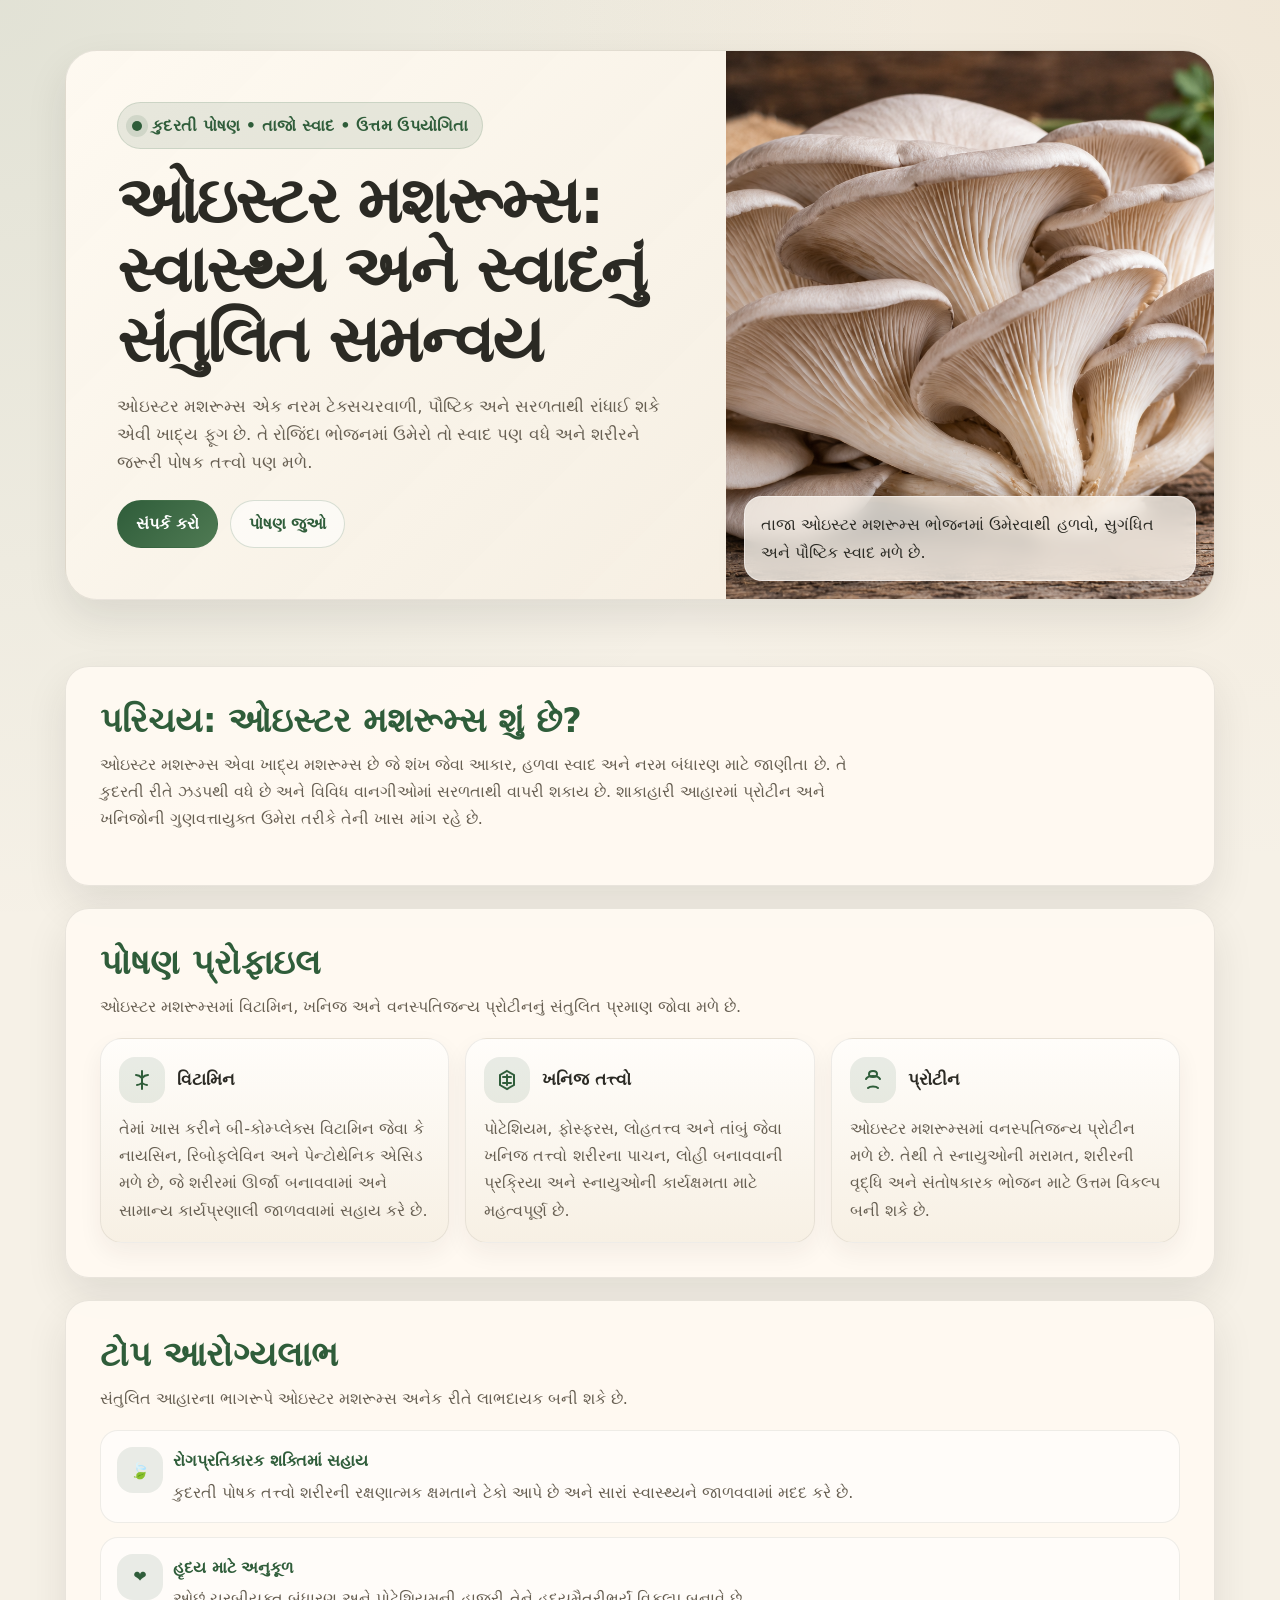
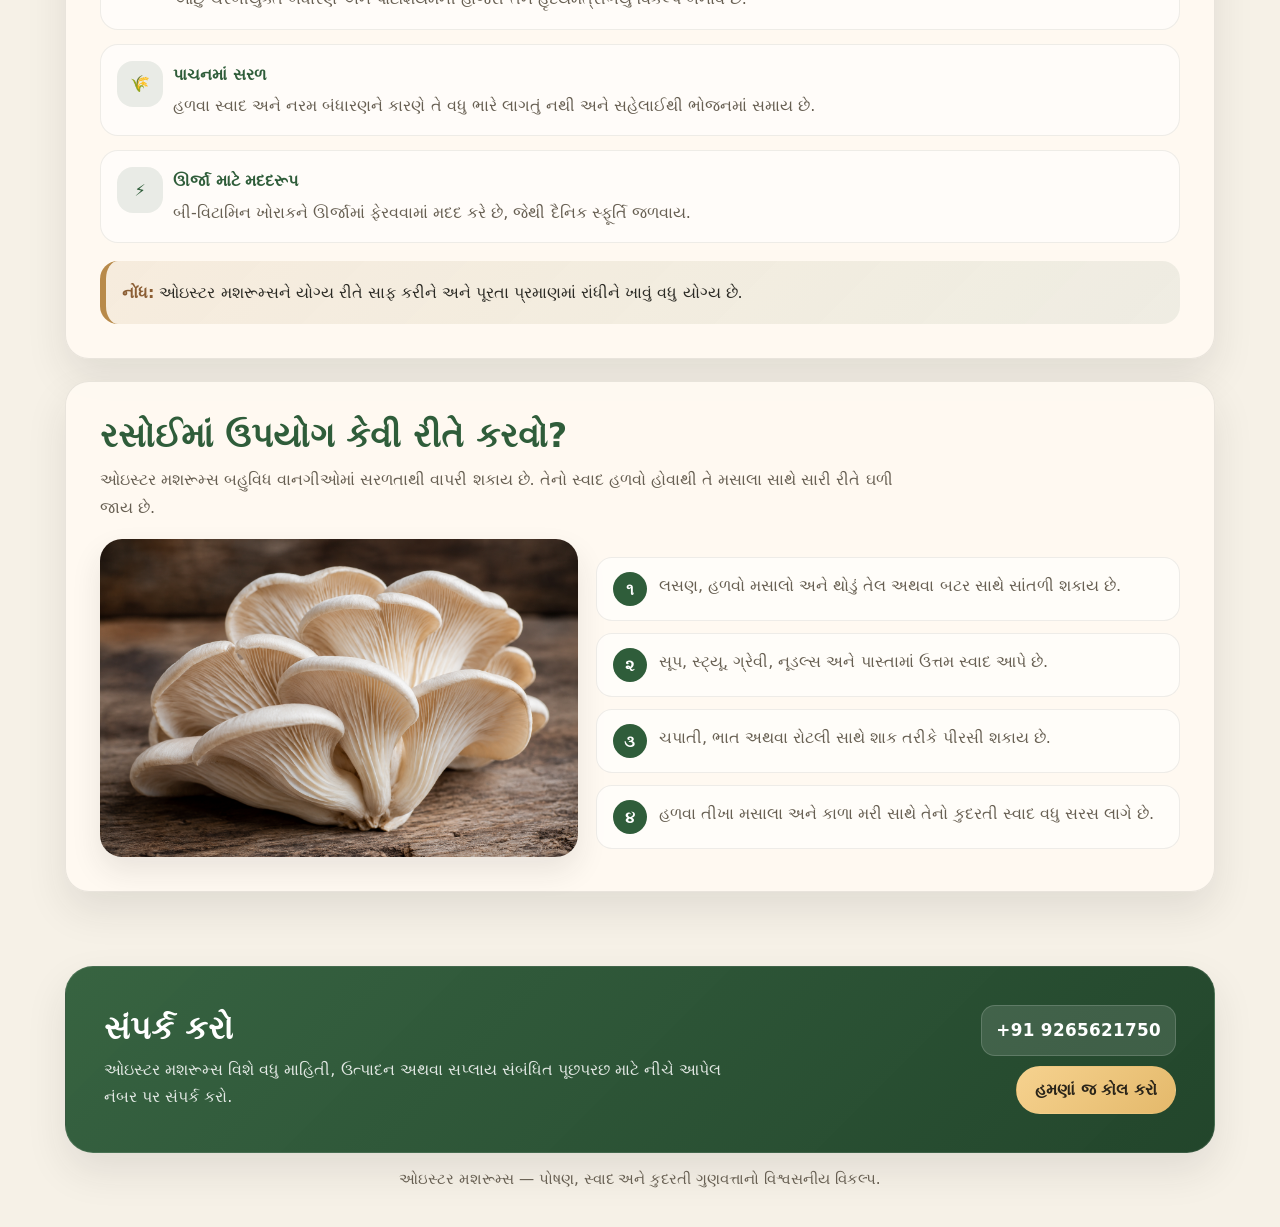
<file: oyster_mushrooms_gujarati.html>
<!DOCTYPE html>
<html lang="gu">
<head>
  <meta charset="UTF-8" />
  <meta name="viewport" content="width=device-width, initial-scale=1.0" />
  <title>ઓઇસ્ટર મશરૂમ્સ | પોષણ, લાભો અને ઉપયોગ</title>
  <style>
    :root{
      --bg: #f6f1e7;
      --surface: #fffaf2;
      --surface-2: #f2eadc;
      --text: #2b2a24;
      --muted: #675f52;
      --green: #2f5d3a;
      --green-2: #4f7a53;
      --brown: #8b5e34;
      --gold: #b88a4a;
      --border: rgba(43,42,36,.10);
      --shadow: 0 18px 40px rgba(43,42,36,.10);
      --radius: 24px;
      --max: 1150px;
    }

    * { box-sizing: border-box; }
    html { scroll-behavior: smooth; }
    body{
      margin: 0;
      font-family: system-ui, -apple-system, "Segoe UI", Roboto, Arial, sans-serif;
      background:
        radial-gradient(circle at top left, rgba(47,93,58,.10), transparent 30%),
        radial-gradient(circle at top right, rgba(184,138,74,.10), transparent 28%),
        var(--bg);
      color: var(--text);
      line-height: 1.7;
    }

    img{
      display: block;
      width: 100%;
      height: auto;
    }

    a{ color: inherit; text-decoration: none; }

    .container{
      width: min(100% - 32px, var(--max));
      margin: 0 auto;
    }

    header{
      padding: 28px 0 18px;
    }

    .hero{
      position: relative;
      overflow: hidden;
      border-radius: calc(var(--radius) + 8px);
      background: linear-gradient(135deg, rgba(255,250,242,.95), rgba(242,234,220,.90));
      border: 1px solid var(--border);
      box-shadow: var(--shadow);
    }

    .hero-grid{
      display: grid;
      grid-template-columns: 1.15fr .85fr;
      gap: 0;
      min-height: 520px;
    }

    .hero-content{
      padding: clamp(24px, 4vw, 54px);
      display: flex;
      flex-direction: column;
      justify-content: center;
      gap: 18px;
    }

    .eyebrow{
      display: inline-flex;
      align-items: center;
      gap: 10px;
      width: fit-content;
      padding: 9px 14px;
      border-radius: 999px;
      background: rgba(47,93,58,.10);
      color: var(--green);
      font-weight: 700;
      border: 1px solid rgba(47,93,58,.14);
      letter-spacing: .01em;
    }

    .eyebrow .dot{
      width: 10px;
      height: 10px;
      border-radius: 50%;
      background: var(--green);
      box-shadow: 0 0 0 6px rgba(47,93,58,.12);
    }

    h1{
      margin: 0;
      font-size: clamp(2.1rem, 5vw, 4.2rem);
      line-height: 1.08;
      letter-spacing: -.03em;
      color: var(--text);
    }

    .lead{
      margin: 0;
      max-width: 64ch;
      font-size: 1.04rem;
      color: var(--muted);
    }

    .hero-actions{
      display: flex;
      flex-wrap: wrap;
      gap: 12px;
      margin-top: 4px;
    }

    .btn{
      display: inline-flex;
      align-items: center;
      justify-content: center;
      gap: 10px;
      min-height: 48px;
      padding: 0 18px;
      border-radius: 999px;
      font-weight: 700;
      border: 1px solid transparent;
      transition: transform .2s ease, box-shadow .2s ease, background .2s ease;
      cursor: pointer;
      white-space: nowrap;
    }

    .btn:hover{
      transform: translateY(-1px);
      box-shadow: 0 10px 24px rgba(43,42,36,.12);
    }

    .btn-primary{
      background: linear-gradient(135deg, var(--green), var(--green-2));
      color: #fff;
    }

    .btn-secondary{
      background: rgba(255,255,255,.55);
      color: var(--green);
      border-color: rgba(47,93,58,.18);
    }

    .hero-media{
      position: relative;
      min-height: 320px;
      background: #d9c9b2;
    }

    .hero-media img{
      width: 100%;
      height: 100%;
      object-fit: cover;
      min-height: 100%;
    }

    .hero-badge{
      position: absolute;
      left: 18px;
      bottom: 18px;
      right: 18px;
      backdrop-filter: blur(10px);
      background: rgba(255,250,242,.78);
      border: 1px solid rgba(255,255,255,.45);
      border-radius: 18px;
      padding: 14px 16px;
      color: var(--text);
      box-shadow: 0 12px 28px rgba(43,42,36,.14);
    }

    main{
      padding: 26px 0 52px;
    }

    section{
      margin-top: 22px;
    }

    .card{
      background: rgba(255,250,242,.92);
      border: 1px solid var(--border);
      border-radius: var(--radius);
      box-shadow: var(--shadow);
      padding: clamp(20px, 3.5vw, 34px);
    }

    .section-head{
      display: flex;
      flex-direction: column;
      gap: 10px;
      margin-bottom: 18px;
    }

    .section-title{
      margin: 0;
      font-size: clamp(1.45rem, 3vw, 2.1rem);
      color: var(--green);
      line-height: 1.2;
    }

    .section-text{
      margin: 0;
      color: var(--muted);
      max-width: 78ch;
    }

    .info-grid,
    .benefit-grid{
      display: grid;
      gap: 16px;
    }

    .info-grid{
      grid-template-columns: repeat(3, minmax(0, 1fr));
      margin-top: 18px;
    }

    .benefit-grid{
      grid-template-columns: repeat(2, minmax(0, 1fr));
      margin-top: 18px;
    }

    .mini-card{
      background: linear-gradient(180deg, #fffdfa, #f7f0e4);
      border: 1px solid rgba(43,42,36,.08);
      border-radius: 22px;
      padding: 18px;
      box-shadow: 0 10px 24px rgba(43,42,36,.06);
    }

    .mini-top{
      display: flex;
      align-items: center;
      gap: 12px;
      margin-bottom: 12px;
    }

    .icon{
      width: 46px;
      height: 46px;
      border-radius: 16px;
      display: inline-flex;
      align-items: center;
      justify-content: center;
      background: rgba(47,93,58,.10);
      color: var(--green);
      flex: 0 0 auto;
    }

    .mini-card h3{
      margin: 0;
      font-size: 1.04rem;
      color: var(--text);
    }

    .mini-card p{
      margin: 0;
      color: var(--muted);
    }

    .benefit-list{
      list-style: none;
      padding: 0;
      margin: 18px 0 0;
      display: grid;
      gap: 14px;
    }

    .benefit-list li{
      display: grid;
      grid-template-columns: 42px 1fr;
      gap: 14px;
      align-items: start;
      padding: 16px;
      background: rgba(255,255,255,.56);
      border: 1px solid rgba(43,42,36,.08);
      border-radius: 18px;
    }

    .benefit-list strong{
      display: block;
      margin-bottom: 4px;
      color: var(--green);
      font-size: 1.01rem;
    }

    .benefit-list span{
      color: var(--muted);
    }

    .note{
      margin-top: 18px;
      padding: 18px 18px 18px 16px;
      border-left: 6px solid var(--gold);
      border-radius: 18px;
      background: linear-gradient(135deg, rgba(184,138,74,.12), rgba(47,93,58,.08));
      color: var(--text);
    }

    .note strong{
      color: var(--brown);
    }

    .culinary-box{
      display: grid;
      grid-template-columns: .9fr 1.1fr;
      gap: 18px;
      align-items: center;
      margin-top: 18px;
    }

    .culinary-image{
      border-radius: 22px;
      overflow: hidden;
      min-height: 260px;
      box-shadow: 0 14px 30px rgba(43,42,36,.10);
    }

    .culinary-image img{
      width: 100%;
      height: 100%;
      object-fit: cover;
      min-height: 260px;
    }

    .steps{
      display: grid;
      gap: 12px;
      margin-top: 10px;
    }

    .step{
      display: flex;
      gap: 12px;
      align-items: flex-start;
      padding: 14px 16px;
      border-radius: 16px;
      background: rgba(255,255,255,.58);
      border: 1px solid rgba(43,42,36,.08);
    }

    .step .num{
      width: 34px;
      height: 34px;
      border-radius: 50%;
      background: var(--green);
      color: #fff;
      display: inline-flex;
      align-items: center;
      justify-content: center;
      font-weight: 800;
      flex: 0 0 auto;
    }

    .step p{
      margin: 0;
      color: var(--muted);
    }

    footer{
      padding: 0 0 34px;
    }

    .contact{
      background: linear-gradient(135deg, rgba(47,93,58,.96), rgba(30,66,39,.98));
      color: #fff;
      border-radius: calc(var(--radius) + 4px);
      box-shadow: var(--shadow);
      overflow: hidden;
      border: 1px solid rgba(255,255,255,.10);
    }

    .contact-inner{
      padding: clamp(22px, 4vw, 38px);
      display: grid;
      grid-template-columns: 1fr auto;
      gap: 18px;
      align-items: center;
    }

    .contact h2{
      margin: 0 0 8px;
      font-size: clamp(1.4rem, 3vw, 2rem);
      line-height: 1.2;
    }

    .contact p{
      margin: 0;
      color: rgba(255,255,255,.86);
      max-width: 62ch;
    }

    .contact-box{
      display: grid;
      gap: 10px;
      justify-items: end;
    }

    .phone{
      font-size: 1.05rem;
      font-weight: 800;
      padding: 10px 14px;
      border-radius: 14px;
      background: rgba(255,255,255,.12);
      border: 1px solid rgba(255,255,255,.16);
      letter-spacing: .02em;
    }

    .contact .btn-primary{
      background: linear-gradient(135deg, #f6d28f, #e4b96b);
      color: #2a2419;
    }

    .footer-note{
      text-align: center;
      color: var(--muted);
      font-size: .95rem;
      margin-top: 14px;
    }

    @media (max-width: 980px){
      .hero-grid,
      .culinary-box,
      .contact-inner{
        grid-template-columns: 1fr;
      }

      .hero-media{
        min-height: 280px;
      }

      .info-grid{
        grid-template-columns: 1fr;
      }

      .benefit-grid{
        grid-template-columns: 1fr;
      }

      .contact-box{
        justify-items: start;
      }
    }

    @media (max-width: 640px){
      header{
        padding-top: 14px;
      }

      .hero-content{
        padding: 22px;
      }

      .lead{
        font-size: 1rem;
      }

      .btn{
        width: 100%;
      }

      .hero-actions{
        flex-direction: column;
      }

      .benefit-list li{
        grid-template-columns: 1fr;
      }

      .icon{
        width: 42px;
        height: 42px;
      }
    }
  </style>
</head>
<body>
  <header class="container">
    <section class="hero" aria-label="ઓઇસ્ટર મશરૂમ્સ પરિચય">
      <div class="hero-grid">
        <div class="hero-content">
          <div class="eyebrow"><span class="dot"></span> કુદરતી પોષણ • તાજો સ્વાદ • ઉત્તમ ઉપયોગિતા</div>
          <h1>ઓઇસ્ટર મશરૂમ્સ: સ્વાસ્થ્ય અને સ્વાદનું સંતુલિત સમન્વય</h1>
          <p class="lead">
            ઓઇસ્ટર મશરૂમ્સ એક નરમ ટેક્સચરવાળી, પૌષ્ટિક અને સરળતાથી રાંધાઈ શકે એવી ખાદ્ય ફૂગ છે.
            તે રોજિંદા ભોજનમાં ઉમેરો તો સ્વાદ પણ વધે અને શરીરને જરૂરી પોષક તત્ત્વો પણ મળે.
          </p>
          <div class="hero-actions">
            <a class="btn btn-primary" href="#contact">સંપર્ક કરો</a>
            <a class="btn btn-secondary" href="#nutrition">પોષણ જુઓ</a>
          </div>
        </div>
        <div class="hero-media">
          <img
            src="./o1.png"
            alt="તાજા ઓઇસ્ટર મશરૂમ્સ"
          />
          <div class="hero-badge">
            તાજા ઓઇસ્ટર મશરૂમ્સ ભોજનમાં ઉમેરવાથી હળવો, સુગંધિત અને પૌષ્ટિક સ્વાદ મળે છે.
          </div>
        </div>
      </div>
    </section>
  </header>

  <main class="container">
    <section class="card" aria-labelledby="intro">
      <div class="section-head">
        <h2 class="section-title" id="intro">પરિચય: ઓઇસ્ટર મશરૂમ્સ શું છે?</h2>
        <p class="section-text">
          ઓઇસ્ટર મશરૂમ્સ એવા ખાદ્ય મશરૂમ્સ છે જે શંખ જેવા આકાર, હળવા સ્વાદ અને નરમ બંધારણ માટે જાણીતા છે.
          તે કુદરતી રીતે ઝડપથી વધે છે અને વિવિધ વાનગીઓમાં સરળતાથી વાપરી શકાય છે. શાકાહારી આહારમાં પ્રોટીન અને ખનિજોની
          ગુણવત્તાયુક્ત ઉમેરા તરીકે તેની ખાસ માંગ રહે છે.
        </p>
      </div>
    </section>

    <section class="card" id="nutrition" aria-labelledby="nutrition-title">
      <div class="section-head">
        <h2 class="section-title" id="nutrition-title">પોષણ પ્રોફાઇલ</h2>
        <p class="section-text">
          ઓઇસ્ટર મશરૂમ્સમાં વિટામિન, ખનિજ અને વનસ્પતિજન્ય પ્રોટીનનું સંતુલિત પ્રમાણ જોવા મળે છે.
        </p>
      </div>

      <div class="info-grid">
        <article class="mini-card">
          <div class="mini-top">
            <div class="icon" aria-hidden="true">
              <svg width="24" height="24" viewBox="0 0 24 24" fill="none" role="img" aria-label="વિટામિન આઇકન">
                <path d="M12 3v18M6 7c2.5 0 4 .8 6 3 2-2.2 3.5-3 6-3" stroke="currentColor" stroke-width="2" stroke-linecap="round"/>
                <path d="M7 17c1.7 0 2.7-.5 5-2 2.3 1.5 3.3 2 5 2" stroke="currentColor" stroke-width="2" stroke-linecap="round"/>
              </svg>
            </div>
            <h3>વિટામિન</h3>
          </div>
          <p>
            તેમાં ખાસ કરીને બી-કોમ્પ્લેક્સ વિટામિન જેવા કે નાયસિન, રિબોફ્લેવિન અને પેન્ટોથેનિક એસિડ મળે છે,
            જે શરીરમાં ઊર્જા બનાવવામાં અને સામાન્ય કાર્યપ્રણાલી જાળવવામાં સહાય કરે છે.
          </p>
        </article>

        <article class="mini-card">
          <div class="mini-top">
            <div class="icon" aria-hidden="true">
              <svg width="24" height="24" viewBox="0 0 24 24" fill="none" role="img" aria-label="ખનિજ આઇકન">
                <path d="M12 3l7 4v10l-7 4-7-4V7l7-4Z" stroke="currentColor" stroke-width="2"/>
                <path d="M12 7v10M8 9h8M8 15h8" stroke="currentColor" stroke-width="2" stroke-linecap="round"/>
              </svg>
            </div>
            <h3>ખનિજ તત્ત્વો</h3>
          </div>
          <p>
            પોટેશિયમ, ફોસ્ફરસ, લોહતત્ત્વ અને તાંબું જેવા ખનિજ તત્ત્વો શરીરના પાચન, લોહી બનાવવાની પ્રક્રિયા
            અને સ્નાયુઓની કાર્યક્ષમતા માટે મહત્વપૂર્ણ છે.
          </p>
        </article>

        <article class="mini-card">
          <div class="mini-top">
            <div class="icon" aria-hidden="true">
              <svg width="24" height="24" viewBox="0 0 24 24" fill="none" role="img" aria-label="પ્રોટીન આઇકન">
                <path d="M7 20c2-2 8-2 10 0" stroke="currentColor" stroke-width="2" stroke-linecap="round"/>
                <path d="M8 6c0-2 2-3 4-3s4 1 4 3-1 3-4 3-4-1-4-3Z" stroke="currentColor" stroke-width="2"/>
                <path d="M5 11c1-2 4-3 7-3s6 1 7 3" stroke="currentColor" stroke-width="2" stroke-linecap="round"/>
              </svg>
            </div>
            <h3>પ્રોટીન</h3>
          </div>
          <p>
            ઓઇસ્ટર મશરૂમ્સમાં વનસ્પતિજન્ય પ્રોટીન મળે છે. તેથી તે સ્નાયુઓની મરામત, શરીરની વૃદ્ધિ
            અને સંતોષકારક ભોજન માટે ઉત્તમ વિકલ્પ બની શકે છે.
          </p>
        </article>
      </div>
    </section>

    <section class="card" aria-labelledby="benefits-title">
      <div class="section-head">
        <h2 class="section-title" id="benefits-title">ટોપ આરોગ્યલાભ</h2>
        <p class="section-text">
          સંતુલિત આહારના ભાગરૂપે ઓઇસ્ટર મશરૂમ્સ અનેક રીતે લાભદાયક બની શકે છે.
        </p>
      </div>

      <ul class="benefit-list">
        <li>
          <div class="icon" aria-hidden="true">🍃</div>
          <div>
            <strong>રોગપ્રતિકારક શક્તિમાં સહાય</strong>
            <span>કુદરતી પોષક તત્ત્વો શરીરની રક્ષણાત્મક ક્ષમતાને ટેકો આપે છે અને સારાં સ્વાસ્થ્યને જાળવવામાં મદદ કરે છે.</span>
          </div>
        </li>
        <li>
          <div class="icon" aria-hidden="true">❤️</div>
          <div>
            <strong>હૃદય માટે અનુકૂળ</strong>
            <span>ઓછું ચરબીયુક્ત બંધારણ અને પોટેશિયમની હાજરી તેને હૃદયમૈત્રીભર્યું વિકલ્પ બનાવે છે.</span>
          </div>
        </li>
        <li>
          <div class="icon" aria-hidden="true">🌾</div>
          <div>
            <strong>પાચનમાં સરળ</strong>
            <span>હળવા સ્વાદ અને નરમ બંધારણને કારણે તે વધુ ભારે લાગતું નથી અને સહેલાઈથી ભોજનમાં સમાય છે.</span>
          </div>
        </li>
        <li>
          <div class="icon" aria-hidden="true">⚡</div>
          <div>
            <strong>ઊર્જા માટે મદદરૂપ</strong>
            <span>બી-વિટામિન ખોરાકને ઊર્જામાં ફેરવવામાં મદદ કરે છે, જેથી દૈનિક સ્ફૂર્તિ જળવાય.</span>
          </div>
        </li>
      </ul>

      <div class="note">
        <strong>નોંધ:</strong> ઓઇસ્ટર મશરૂમ્સને યોગ્ય રીતે સાફ કરીને અને પૂરતા પ્રમાણમાં રાંધીને ખાવું વધુ યોગ્ય છે.
      </div>
    </section>

    <section class="card" aria-labelledby="culinary-title">
      <div class="section-head">
        <h2 class="section-title" id="culinary-title">રસોઈમાં ઉપયોગ કેવી રીતે કરવો?</h2>
        <p class="section-text">
          ઓઇસ્ટર મશરૂમ્સ બહુવિધ વાનગીઓમાં સરળતાથી વાપરી શકાય છે. તેનો સ્વાદ હળવો હોવાથી તે મસાલા સાથે સારી રીતે ઘળી જાય છે.
        </p>
      </div>

      <div class="culinary-box">
        <div class="culinary-image">
          <img
            src="./o2.png"
            alt="મશરૂમથી તૈયાર થયેલી સ્વાદિષ્ટ વાનગી"
          />
        </div>

        <div>
          <div class="steps">
            <div class="step">
              <div class="num">૧</div>
              <p>લસણ, હળવો મસાલો અને થોડું તેલ અથવા બટર સાથે સાંતળી શકાય છે.</p>
            </div>
            <div class="step">
              <div class="num">૨</div>
              <p>સૂપ, સ્ટ્યૂ, ગ્રેવી, નૂડલ્સ અને પાસ્તામાં ઉત્તમ સ્વાદ આપે છે.</p>
            </div>
            <div class="step">
              <div class="num">૩</div>
              <p>ચપાતી, ભાત અથવા રોટલી સાથે શાક તરીકે પીરસી શકાય છે.</p>
            </div>
            <div class="step">
              <div class="num">૪</div>
              <p>હળવા તીખા મસાલા અને કાળા મરી સાથે તેનો કુદરતી સ્વાદ વધુ સરસ લાગે છે.</p>
            </div>
          </div>
        </div>
      </div>
    </section>
  </main>

  <footer class="container" id="contact">
    <section class="contact" aria-labelledby="contact-title">
      <div class="contact-inner">
        <div>
          <h2 id="contact-title">સંપર્ક કરો</h2>
          <p>
            ઓઇસ્ટર મશરૂમ્સ વિશે વધુ માહિતી, ઉત્પાદન અથવા સપ્લાય સંબંધિત પૂછપરછ માટે નીચે આપેલ નંબર પર સંપર્ક કરો.
          </p>
        </div>

        <div class="contact-box">
          <div class="phone">+91 9265621750</div>
          <a class="btn btn-primary" href="tel:+919265621750">હમણાં જ કોલ કરો</a>
        </div>
      </div>
    </section>
    <div class="footer-note">ઓઇસ્ટર મશરૂમ્સ — પોષણ, સ્વાદ અને કુદરતી ગુણવત્તાનો વિશ્વસનીય વિકલ્પ.</div>
  </footer>
</body>
</html>
</file>
